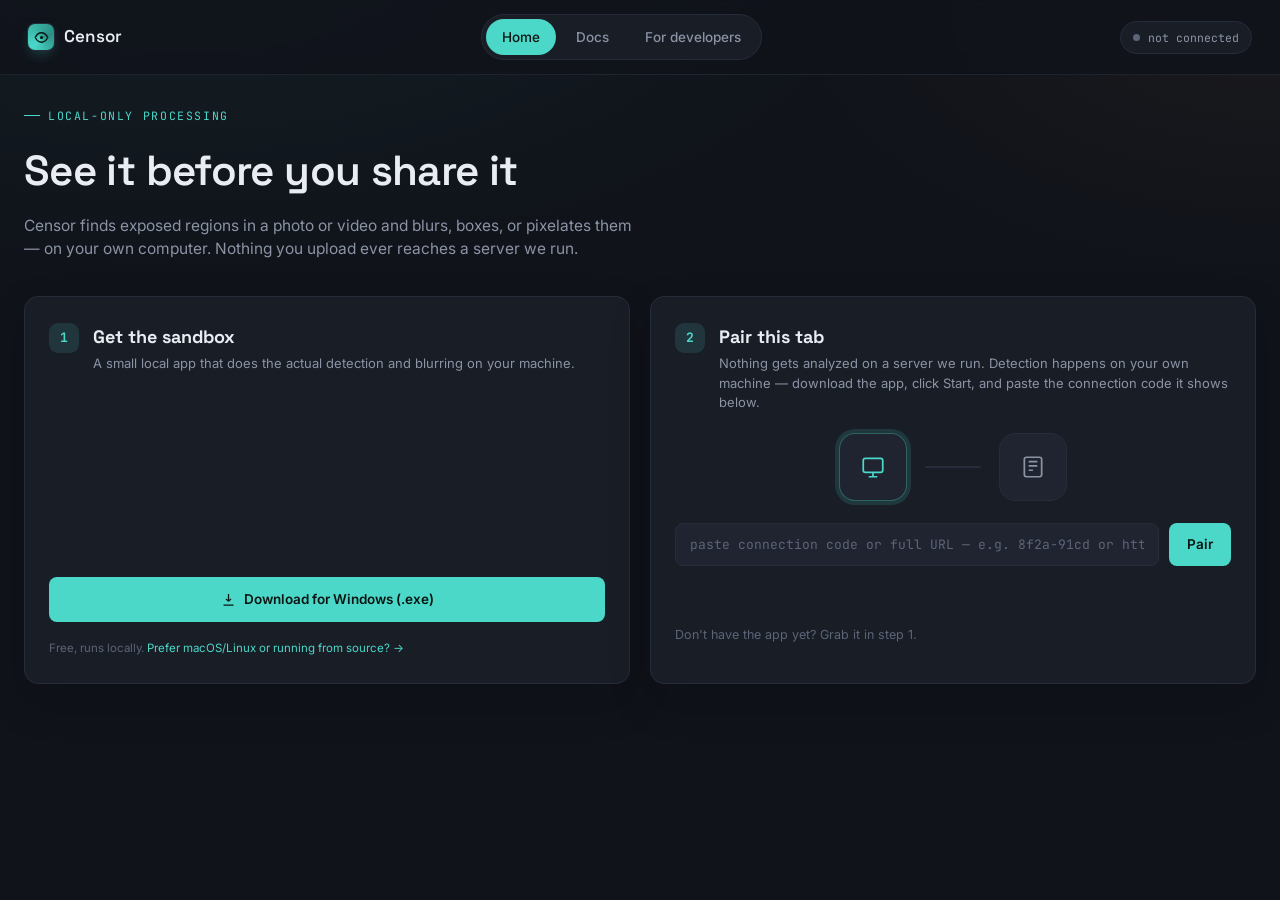
<file: index.html>
<!DOCTYPE html>
<html lang="en">
<head>
<meta charset="UTF-8" />
<meta name="viewport" content="width=device-width, initial-scale=1" />
<title>Censor — see it before you share it</title>
<meta name="description" content="Detect and blur explicit regions in photos and video, entirely on your own machine. No server storage, no account, nothing uploaded." />
<meta name="theme-color" content="#10131a" />

<meta property="og:type" content="website" />
<meta property="og:title" content="Censor — see it before you share it" />
<meta property="og:description" content="Detect and blur explicit regions in photos and video, entirely on your own machine. Nothing is uploaded to a server." />
<meta property="og:image" content="https://itsmarwan.github.io/censor/assets/og-image.png" />
<meta property="og:image:width" content="1200" />
<meta property="og:image:height" content="630" />
<meta property="og:url" content="https://itsmarwan.github.io/censor/" />
<meta property="og:site_name" content="Censor" />
<meta name="twitter:card" content="summary_large_image" />
<meta name="twitter:title" content="Censor — see it before you share it" />
<meta name="twitter:description" content="Detect and blur explicit regions in photos and video, entirely on your own machine." />
<meta name="twitter:image" content="https://itsmarwan.github.io/censor/assets/og-image.png" />
<link rel="icon" href="assets/brand-mark.svg" type="image/svg+xml" />
<link rel="alternate icon" href="favicon.ico" />
<link rel="apple-touch-icon" href="assets/brand-mark.svg" />
<link rel="manifest" href="manifest.webmanifest" />

<link rel="preconnect" href="https://fonts.googleapis.com">
<link href="https://fonts.googleapis.com/css2?family=Space+Grotesk:wght@500;600;700&family=Inter:wght@400;500;600&family=JetBrains+Mono:wght@400;500;600&display=swap" rel="stylesheet">
<link rel="stylesheet" href="styles.css" />
</head>
<body>

<nav class="navbar">
  <a href="#/" class="brand" data-route-link data-route="/">
    <span class="brand-mark">
      <svg viewBox="0 0 24 24" fill="none" stroke="#0a1512" stroke-width="2.1">
        <path d="M2 12c2.6-5.2 6.2-7.6 10-7.6s7.4 2.4 10 7.6c-2.6 5.2-6.2 7.6-10 7.6S4.6 17.2 2 12Z"/>
        <circle cx="12" cy="12" r="2.5" fill="#0a1512" stroke="none"/>
      </svg>
    </span>
    Censor
  </a>
  <div class="nav-links" id="navLinks">
    <a href="#/" data-route="/">Home</a>
    <a href="#/docs" data-route="/docs">Docs</a>
    <a href="#/integration" data-route="/integration">For developers</a>
  </div>
  <div class="nav-status" id="navStatus">
    <span class="status-dot"></span>
    <span id="navStatusText">not connected</span>
  </div>
</nav>

<div class="shell">

  <section class="view" id="view-home" data-view="/">

    <div id="gate" class="onboarding">

      <div class="eyebrow">local-only processing</div>
      <h1 class="page-title">See it before you share it</h1>
      <p class="page-sub">Censor finds exposed regions in a photo or video and blurs, boxes, or pixelates them — on your own computer. Nothing you upload ever reaches a server we run.</p>

      <div class="steps-row">

        <div class="panel step-card">
          <div class="step-card-head">
            <span class="step-num">1</span>
            <div>
              <h2>Get the sandbox</h2>
              <p>A small local app that does the actual detection and blurring on your machine.</p>
            </div>
          </div>

          <div id="downloadIdle" class="download-block">
            <a id="downloadAppBtn" class="btn btn-accent btn-block" href="downloads/CensorSandbox-Setup.exe" download>
              <svg width="15" height="15" viewBox="0 0 24 24" fill="none" stroke="currentColor" stroke-width="2"><path d="M12 3v12m0 0 4-4m-4 4-4-4M4 21h16"/></svg>
              <span>Download for Windows (.exe)</span>
            </a>
            <p class="step-fine">Free, runs locally. <a href="#/integration" data-route-link data-route="/integration">Prefer macOS/Linux or running from source? →</a></p>
          </div>

          <div id="downloadPreparing" class="download-block" style="display:none">
            <div class="btn btn-ghost btn-block" style="cursor:default">
              <span class="spinner" aria-hidden="true"></span>
              <span>Preparing your download…</span>
            </div>
          </div>

          <div id="downloadDone" class="download-block" style="display:none">
            <div class="download-confirm">
              <svg width="17" height="17" viewBox="0 0 24 24" fill="none" stroke="currentColor" stroke-width="2.2"><path d="M4 12.5 9.5 18 20 6"/></svg>
              <div>
                <strong>CensorSandbox-Setup.exe</strong> is downloading
                <div class="step-fine">Open it once it finishes — Windows may show an "unknown publisher" warning, that's expected for a new app; click "More info → Run anyway."</div>
              </div>
            </div>
          </div>
        </div>

        <div class="panel step-card">
          <div class="step-card-head">
            <span class="step-num">2</span>
            <div>
              <h2 id="gateTitle">Pair this tab</h2>
              <p id="gateSub">Nothing gets analyzed on a server we run. Detection happens on your own machine — download the app, click Start, and paste the connection code it shows below.</p>
            </div>
          </div>

          <div class="pairing">
            <div class="pair-node linked" id="nodeBrowser">
              <svg viewBox="0 0 24 24" fill="none" stroke="currentColor" stroke-width="1.6"><rect x="3" y="4" width="18" height="13" rx="2"/><path d="M8 21h8M12 17v4"/></svg>
            </div>
            <div class="pair-link" id="pairLink"></div>
            <div class="pair-node" id="nodeSandbox">
              <svg viewBox="0 0 24 24" fill="none" stroke="currentColor" stroke-width="1.6"><rect x="4" y="3" width="16" height="18" rx="2"/><path d="M8 7h8M8 11h8M8 15h4"/></svg>
            </div>
          </div>

          <form class="connect-form" id="connectForm">
            <input type="text" id="connectInput" placeholder="paste connection code or full URL — e.g. 8f2a-91cd or https://…" autocomplete="off" spellcheck="false" />
            <button type="submit" class="btn btn-accent" id="connectBtn">Pair</button>
          </form>
          <div class="gate-error" id="gateError"></div>
          <p class="gate-hint" id="gateHint">Don't have the app yet? Grab it in step 1.</p>
        </div>
      </div>

      <div class="panel walkthrough" id="walkthroughPanel" style="display:none">
        <div class="panel-head">What you'll see when you open it</div>
        <div class="panel-body walkthrough-body">
          <div class="walkthrough-art" aria-hidden="true">
            <svg viewBox="0 0 380 300" xmlns="http://www.w3.org/2000/svg">
              <rect x="1" y="1" width="378" height="298" rx="14" fill="#191d26" stroke="#262c3a"/>
              <rect x="1" y="1" width="378" height="34" rx="14" fill="#1f2430"/>
              <circle cx="20" cy="18" r="5" fill="#4bd8c9"/>
              <text x="34" y="22" font-family="JetBrains Mono, monospace" font-size="11" fill="#8b93a5">Censor Sandbox</text>
              <circle cx="352" cy="18" r="5" fill="#262c3a"/>

              <rect x="24" y="52" width="332" height="46" rx="10" fill="#1f2430"/>
              <circle cx="46" cy="75" r="6" fill="#4bd8c9"/>
              <text x="62" y="72" font-family="Inter, sans-serif" font-size="12" font-weight="600" fill="#e9ecf2">Sandbox ready</text>
              <text x="62" y="87" font-family="Inter, sans-serif" font-size="10.5" fill="#8b93a5">Detector running on this machine</text>

              <text x="24" y="120" font-family="JetBrains Mono, monospace" font-size="9.5" letter-spacing="1" fill="#5c6478">YOUR PAIRING CODE</text>
              <rect x="24" y="128" width="332" height="42" rx="10" fill="#10131a" stroke="#262c3a"/>
              <text x="40" y="154" font-family="JetBrains Mono, monospace" font-size="15" fill="#4bd8c9">8f2a-91cd-3e07</text>

              <rect x="24" y="182" width="160" height="34" rx="8" fill="#4bd8c9"/>
              <text x="60" y="203" font-family="Inter, sans-serif" font-size="11.5" font-weight="700" fill="#0a1512">Copy code</text>
              <rect x="196" y="182" width="160" height="34" rx="8" fill="#262c3a"/>
              <text x="222" y="203" font-family="Inter, sans-serif" font-size="11.5" font-weight="600" fill="#e9ecf2">Open pairing page</text>

              <text x="24" y="250" font-family="Inter, sans-serif" font-size="10.5" fill="#5c6478">Leave this window open while you use the site.</text>
              <text x="24" y="266" font-family="Inter, sans-serif" font-size="10.5" fill="#5c6478">Closing it disconnects your sandbox immediately.</text>

              <rect x="24" y="128" width="332" height="42" fill="#4bd8c9" opacity="0.08"/>
            </svg>
          </div>
          <ol class="step-list walkthrough-steps">
            <li><strong>Open the app</strong> you downloaded and click <strong>Start sandbox</strong>.</li>
            <li>Wait a few seconds while it boots the local detector — a progress bar shows this.</li>
            <li>It shows a <strong>pairing code</strong>, like the box on the left. Click <strong>Copy code</strong>.</li>
            <li>Come back here and paste it into <strong>step 2</strong> above, then click <strong>Pair</strong>.</li>
          </ol>
        </div>
      </div>
    </div>

    <div id="app" style="display:none">
      <div class="eyebrow">sandbox paired · <span id="connectedTo" style="color:var(--muted)"></span></div>
      <h1 class="page-title">Analyze &amp; censor</h1>
      <p class="page-sub">Drop an image for instant region detection, or queue mp4s — each video processes independently on your sandbox.</p>

      <div class="app-grid">

        <div class="left-stack">
          <div class="panel">
            <div class="panel-head">Censor options</div>
            <div class="panel-body" style="display:flex; flex-direction:column; gap:16px;">
              <div>
                <div class="field-label">Style</div>
                <div class="swatch-row" id="styleSwatches">
                  <label class="swatch">
                    <input type="radio" name="style" value="blur" checked />
                    <span class="swatch-preview swatch-blur"></span>
                    <span class="swatch-label">Gentle blur</span>
                  </label>
                  <label class="swatch">
                    <input type="radio" name="style" value="soft-blur" />
                    <span class="swatch-preview swatch-soft-blur"></span>
                    <span class="swatch-label">Soft blur</span>
                  </label>
                  <label class="swatch">
                    <input type="radio" name="style" value="pixelate" />
                    <span class="swatch-preview swatch-pixelate"></span>
                    <span class="swatch-label">Pixelate</span>
                  </label>
                  <label class="swatch">
                    <input type="radio" name="style" value="frosted" />
                    <span class="swatch-preview swatch-frosted"></span>
                    <span class="swatch-label">Frosted</span>
                  </label>
                  <label class="swatch">
                    <input type="radio" name="style" value="smudge" />
                    <span class="swatch-preview swatch-smudge"></span>
                    <span class="swatch-label">Smudge</span>
                  </label>
                  <label class="swatch">
                    <input type="radio" name="style" value="cover" />
                    <span class="swatch-preview swatch-cover"></span>
                    <span class="swatch-label">Cover</span>
                  </label>
                  <label class="swatch">
                    <input type="radio" name="style" value="box" />
                    <span class="swatch-preview swatch-box"></span>
                    <span class="swatch-label">Black box</span>
                  </label>
                  <label class="swatch">
                    <input type="radio" name="style" value="outline" />
                    <span class="swatch-preview swatch-outline"></span>
                    <span class="swatch-label">Outline</span>
                  </label>
                  <label class="swatch">
                    <input type="radio" name="style" value="solid" />
                    <span class="swatch-preview swatch-solid" id="solidSwatchPreview"></span>
                    <span class="swatch-label">Solid color</span>
                  </label>
                  <label class="swatch">
                    <input type="radio" name="style" value="glitch" />
                    <span class="swatch-preview swatch-glitch"></span>
                    <span class="swatch-label">Glitch</span>
                  </label>
                  <label class="swatch">
                    <input type="radio" name="style" value="rainbow" />
                    <span class="swatch-preview swatch-rainbow"></span>
                    <span class="swatch-label">Rainbow</span>
                  </label>
                  <label class="swatch">
                    <input type="radio" name="style" value="dots" />
                    <span class="swatch-preview swatch-dots"></span>
                    <span class="swatch-label">Dot grid</span>
                  </label>
                  <label class="swatch">
                    <input type="radio" name="style" value="scanline" />
                    <span class="swatch-preview swatch-scanline"></span>
                    <span class="swatch-label">Scanlines</span>
                  </label>
                  <label class="swatch">
                    <input type="radio" name="style" value="negative" />
                    <span class="swatch-preview swatch-negative"></span>
                    <span class="swatch-label">Negative</span>
                  </label>
                  <label class="swatch">
                    <input type="radio" name="style" value="emboss" />
                    <span class="swatch-preview swatch-emboss"></span>
                    <span class="swatch-label">Emboss</span>
                  </label>
                </div>
                <div id="solidColorWrap" style="display:none; margin-top:10px; align-items:center; gap:10px;">
                  <input type="color" id="solidColorInput" value="#0a0a0a" />
                  <span class="step-fine" style="margin:0">Fill color for solid, cover, and smudge styles</span>
                </div>
              </div>
              <div>
                <div class="field-label">Regions</div>
                <div class="opt-row" style="flex-direction:column; gap:10px;">
                  <label class="chip"><input type="checkbox" id="censorGenitals" checked /> Genitalia / anus</label>
                  <label class="chip"><input type="checkbox" id="censorBreasts" checked /> Breasts</label>
                  <label class="chip"><input type="checkbox" id="censorButtocks" /> Buttocks</label>
                  <label class="chip"><input type="checkbox" id="censorFeet" /> Feet</label>
                  <label class="chip"><input type="checkbox" id="censorFace" /> Face</label>
                  <label class="chip"><input type="checkbox" id="censorBelly" /> Belly</label>
                  <label class="chip"><input type="checkbox" id="censorArmpits" /> Armpits</label>
                </div>
              </div>

              <div id="samplingWrap" style="display:none; border-top:1px solid var(--border); padding-top:14px;">
                <div style="display:flex; justify-content:space-between; margin-bottom:6px;">
                  <span class="field-label" style="margin:0">Detection sample rate</span>
                  <span id="sampleValueLabel" style="font-family:var(--font-mono); font-size:11px; color:var(--accent)">every 5 frames</span>
                </div>
                <input type="range" id="sampleEvery" min="1" max="30" value="5" style="width:100%; accent-color:var(--accent)">
              </div>

              <label class="chip" id="showAllWrap" style="border-top:1px solid var(--border); padding-top:14px;">
                <input type="checkbox" id="showAllToggle" /> Show all detected boxes (debug)
              </label>
            </div>
          </div>
        </div>

        <div class="panel preview-panel" id="previewPanel">
          <button id="focusBackBtn" class="btn btn-ghost" style="display:none; position:absolute; top:14px; left:14px; z-index:10;">← Back</button>
          <div class="preview-toolbar">
            <button id="downloadResultBtn" class="btn btn-ghost" title="Download censored image" style="padding:9px;" disabled>
              <svg width="15" height="15" viewBox="0 0 24 24" fill="none" stroke="currentColor" stroke-width="2"><path d="M12 3v12m0 0 4-4m-4 4-4-4M4 21h16"/></svg>
            </button>
            <button id="saveResultBtn" class="btn btn-ghost" title="Save image/video" style="padding:9px;" disabled>
              <svg width="15" height="15" viewBox="0 0 24 24" fill="none" stroke="currentColor" stroke-width="2"><path d="M21 15v4a2 2 0 0 1-2 2H5a2 2 0 0 1-2-2v-4"/><polyline points="7 10 12 5 17 10"/><line x1="12" y1="5" x2="12" y2="19"/></svg>
            </button>
            <button id="copyResultBtn" class="btn btn-ghost" title="Copy censored image" style="padding:9px;" disabled>
              <svg width="15" height="15" viewBox="0 0 24 24" fill="none" stroke="currentColor" stroke-width="2"><rect x="9" y="9" width="12" height="12" rx="2"/><path d="M5 15V5a2 2 0 0 1 2-2h10"/></svg>
            </button>
            <button id="focusBtn" class="btn btn-ghost" title="Expand in-page" style="padding:9px;">
              <svg width="15" height="15" viewBox="0 0 24 24" fill="none" stroke="currentColor" stroke-width="2"><path d="M8 3H5a2 2 0 0 0-2 2v3M16 3h3a2 2 0 0 1 2 2v3M8 21H5a2 2 0 0 1-2-2v-3M16 21h3a2 2 0 0 0 2-2v-3"/></svg>
            </button>
            <button id="fullscreenBtn" class="btn btn-ghost" title="Fullscreen" style="padding:9px;">
              <svg width="15" height="15" viewBox="0 0 24 24" fill="none" stroke="currentColor" stroke-width="2"><path d="M3 8V5a2 2 0 0 1 2-2h3M21 8V5a2 2 0 0 0-2-2h-3M3 16v3a2 2 0 0 0 2 2h3M21 16v3a2 2 0 0 1-2 2h-3"/></svg>
            </button>
          </div>

          <div class="preview-surface" id="previewSurface">
            <div class="preview-empty" id="canvasPlaceholder">
              <div class="preview-empty-icon">
                <svg viewBox="0 0 24 24" fill="none" stroke="currentColor" stroke-width="1.4"><rect x="3" y="3" width="18" height="18" rx="2"/><circle cx="9" cy="9" r="2"/><path d="m21 15-5-5L5 21"/></svg>
              </div>
              <div class="preview-empty-title">Drop an image here</div>
              <div class="preview-empty-copy">Drag from your desktop or click to browse. Videos also work here.</div>
              <button type="button" class="btn btn-accent preview-browse-btn" id="previewBrowseBtn">Choose file</button>
            </div>
            <div class="preview-canvas-wrap" style="display:none" id="canvasWrap"><canvas id="canvas"></canvas></div>
            <div class="preview-video-wrap" style="display:none" id="videoWrap">
              <div id="previewVideoLabel" class="preview-video-label"></div>
              <video id="previewVideo" controls></video>
            </div>
          </div>
        </div>

        <div class="right-stack">
          <div class="panel">
            <div class="panel-body">
              <div class="section-heading">
                <div>
                  <div class="field-label">Upload</div>
                  <div class="section-title">Start with an image or video</div>
                </div>
                <span class="status-pill">drag &amp; drop</span>
              </div>

              <input type="file" id="fileInput" accept="image/*,video/mp4" multiple class="hidden" style="display:none" />

              <label class="chip pre-blur-chip">
                <input type="checkbox" id="preBlurToggle" checked />
                <span>Blur photo until it's been scanned</span>
              </label>

              <button id="analyzeBtn" class="btn btn-accent btn-block" style="margin-top:14px" disabled>
                <svg width="15" height="15" viewBox="0 0 24 24" fill="none" stroke="currentColor" stroke-width="2"><circle cx="12" cy="12" r="9"/><circle cx="12" cy="12" r="2.5"/></svg>
                <span id="analyzeLabel">Analyze &amp; censor</span>
              </button>
              <button id="resetBtn" class="btn btn-ghost btn-block" style="margin-top:8px">Reset</button>
              <div class="status-line" id="statusMsg"></div>
            </div>
          </div>

          <div class="panel video-queue-panel" id="videoQueuePanel" style="display:block;">
          <div class="panel-head" style="display:flex; align-items:center; gap:10px;">
            <div style="font-weight:600;">Video</div>
            <div class="muted-tag">sandbox caps GPU work — extras queue automatically</div>
            <div style="margin-left:auto; display:flex; gap:8px; align-items:center;">
              <button id="toggleQueueBtn" class="btn btn-ghost" title="Collapse queue" style="padding:8px;">▾</button>
            </div>
          </div>
          <div class="panel-body" id="videoQueueBody" style="display:flex; flex-direction:column; gap:12px;">
            <div class="queue-tabs" style="display:flex; gap:8px;">
              <button id="tabQueueBtn" class="btn btn-ghost" style="padding:8px;">Queue</button>
              <button id="tabSavedBtn" class="btn btn-ghost" style="padding:8px;">Saved</button>
            </div>
            <div id="videoQueueList" style="display:grid; grid-template-columns:1fr; gap:10px;"></div>
            <div id="savedList" style="display:none; grid-template-columns:1fr; gap:10px;"></div>
          </div>
        </div>

        <div class="panel" id="logCard">
          <div class="panel-head" style="display:flex; align-items:center; gap:8px;">
            <div style="font-weight:600">Detection coordinates</div>
            <div class="muted-tag" id="logCount"></div>
            <button id="toggleAdvancedBtn" class="btn btn-ghost" style="margin-left:auto; padding:8px">Advanced</button>
          </div>
          <div id="logCardBody" class="panel-body" style="display:none; max-height:320px; overflow-y:auto;">
            <div id="logEmpty" style="text-align:center; color:var(--muted-2); font-size:13px; padding:30px 0;">
              No regions detected yet. Drop an image in the preview and run analysis.
            </div>
            <div id="logList" style="display:none"></div>
          </div>
        </div>
      </div>
    </div>
  </section>

  <section class="view" id="view-docs" data-view="/docs">
    <div class="eyebrow">reference</div>
    <h1 class="page-title">Docs</h1>
    <p class="page-sub">How pairing works, what gets detected, how to embed the detector in your own project, and every option in the UI.</p>

    <div class="docs-grid">
      <div class="docs-nav" id="docsNav">
        <a href="#doc-model" data-target="doc-model">Detection model</a>
        <a href="#doc-pairing" data-target="doc-pairing">Pairing &amp; codes</a>
        <a href="#doc-images" data-target="doc-images">Images</a>
        <a href="#doc-video" data-target="doc-video">Video queue</a>
        <a href="#doc-effects" data-target="doc-effects">Censor styles</a>
        <a href="#doc-integrate" data-target="doc-integrate">Integrate NudeNet</a>
        <a href="#doc-privacy" data-target="doc-privacy">Privacy model</a>
      </div>
      <div>
        <div class="doc-section" id="doc-model">
          <h3>What the detector sees</h3>
          <p>The sandbox runs NudeNet, an object detector that returns bounding boxes for specific
            body regions — not a single whole-image score. That's what lets the UI censor only the
            regions you've selected instead of blacking out the whole frame.</p>
          <div class="callout">NudeNet only has classes for human body regions (genitalia, breasts,
            buttocks, feet, face, belly, armpits). There are no classes for anything else, so there's
            nothing for the app to detect outside that list.</div>
        </div>
        <div class="doc-section" id="doc-pairing">
          <h3>Pairing &amp; connection codes</h3>
          <p>The sandbox app starts a detector process on your machine, then opens a tunnel so this
            page can reach it, and shows a short code. Entering that code (or the full URL it also
            shows) on the Home tab is the only way this site ever learns where your sandbox lives —
            nothing is registered or stored anywhere else.</p>
          <p>Codes are single-session: closing the app, or restarting it, invalidates the old one.
            The address bar can also carry a code directly, as
            <code style="font-family:var(--font-mono); color:var(--accent)">/u/&lt;code&gt;</code> — useful
            for re-opening a tab without retyping it, not for sharing your sandbox with anyone else.</p>
        </div>
        <div class="doc-section" id="doc-images">
          <h3>Images</h3>
          <p>Upload one image at a time. Before it's sent, the browser scales large photos down to a
            reasonable size for detection — this keeps the analysis fast even over a tunnel connection
            with limited bandwidth. Boxes come back in that scaled space and are mapped back onto the
            full-resolution image, so what you see (and download) is never downscaled.</p>
          <p>Everything after detection — blur radius, style, which regions are active — is redrawn
            instantly in the browser with no further round trip. Use the toolbar above the preview to
            download or copy the finished image.</p>
        </div>
        <div class="doc-section" id="doc-video">
          <h3>Video queue</h3>
          <p>Each mp4 becomes its own job with its own progress bar and runs independently, so queuing a
            second video doesn't block the first. The sandbox samples every N frames (you're asked per
            video), runs detection only on those, and interpolates boxes for the frames in between so the
            censor doesn't flicker. Frames are streamed straight into the video encoder instead of being
            written to disk one at a time, which is what keeps longer videos from crawling. The sandbox
            caps how many videos run detection at once — extras wait their turn automatically, decoding
            and encoding still happen in parallel.</p>
        </div>
        <div class="doc-section" id="doc-effects">
          <h3>Censor styles</h3>
          <p>Choose from a huge palette of censor effects, from blur and pixelation to outlines, glitch, rainbow overlays, dot grids, scanlines, negative inversion, and embossed fills.</p>
          <ul>
            <li><strong>Gaussian blur</strong> — smooths the region; strength scales with box size.</li>
            <li><strong>Pixelate</strong> — mosaics the region into large flat blocks.</li>
            <li><strong>Frosted glass</strong> — a heavier blur plus a translucent wash, so shape reads but detail doesn't.</li>
            <li><strong>Glitch</strong> — fractured color slices for an aggressive digital censor effect.</li>
            <li><strong>Rainbow</strong> — bold gradient tint over the region, blended with the original image.</li>
            <li><strong>Dot grid</strong> — dense dotted coverage for a stylized censor look.</li>
            <li><strong>Scanlines</strong> — horizontal bands plus overlay, like old-school video distortion.</li>
            <li><strong>Negative</strong> — inverts region colors for a striking, high-contrast treatment.</li>
            <li><strong>Emboss</strong> — edge-driven fill with dark/light depth for a graphic, sculpted block.</li>
            <li><strong>Black box / solid</strong> — opaque coverage when you want maximum privacy.</li>
          </ul>
        </div>
        <div class="doc-section" id="doc-integrate">
          <h3>Integrate NudeNet in your own project</h3>
          <p>The sandbox's detection logic is just the open-source <code style="font-family:var(--font-mono); color:var(--accent)">nudenet</code>
            Python package — there's no proprietary model or API here. If you're building your own tool,
            you can call it directly:</p>
          <pre class="code-block"><span class="c-muted"># pip install nudenet opencv-python</span>
<span class="c-accent">from</span> nudenet <span class="c-accent">import</span> NudeDetector
<span class="c-accent">import</span> cv2

detector = NudeDetector()
image = cv2.imread(<span class="c-accent">"photo.jpg"</span>)

results = detector.detect(image)
<span class="c-accent">for</span> r <span class="c-accent">in</span> results:
    <span class="c-muted"># r == {"class": "FEMALE_BREAST_EXPOSED", "score": 0.87, "box": [x, y, w, h]}</span>
    <span class="c-accent">print</span>(r[<span class="c-accent">"class"</span>], r[<span class="c-accent">"score"</span>], r[<span class="c-accent">"box"</span>])</pre>
          <p>A few things worth knowing before you build on it:</p>
          <ul>
            <li><strong>Classes.</strong> The full label set is
              <code style="font-family:var(--font-mono)">FEMALE_GENITALIA_EXPOSED</code>,
              <code style="font-family:var(--font-mono)">MALE_GENITALIA_EXPOSED</code>,
              <code style="font-family:var(--font-mono)">ANUS_EXPOSED</code>,
              <code style="font-family:var(--font-mono)">FEMALE_BREAST_EXPOSED</code>,
              <code style="font-family:var(--font-mono)">MALE_BREAST_EXPOSED</code>,
              <code style="font-family:var(--font-mono)">BUTTOCKS_EXPOSED</code>,
              <code style="font-family:var(--font-mono)">FEET_EXPOSED</code>,
              <code style="font-family:var(--font-mono)">BELLY_EXPOSED</code>,
              <code style="font-family:var(--font-mono)">ARMPITS_EXPOSED</code>,
              <code style="font-family:var(--font-mono)">FACE_FEMALE</code>,
              <code style="font-family:var(--font-mono)">FACE_MALE</code>. Some versions also return matching
              "_COVERED" classes for clothed regions — filter on score and class
              the same way <code style="font-family:var(--font-mono)">app.py</code> does.</li>
            <li><strong>Thresholding.</strong> Drop anything under roughly <code style="font-family:var(--font-mono)">0.25</code> score
              to cut false positives; raise it if you'd rather miss borderline detections than flag clean ones.</li>
            <li><strong>Batching.</strong> For many frames/images, <code style="font-family:var(--font-mono)">detector.detect_batch(list_of_frames)</code>
              is far faster than calling <code style="font-family:var(--font-mono)">detect()</code> in a loop.</li>
            <li><strong>GPU.</strong> NudeNet runs on <code style="font-family:var(--font-mono)">onnxruntime</code> under the hood — install
              <code style="font-family:var(--font-mono)">onnxruntime-gpu</code> instead of the CPU package and it picks up CUDA automatically if a
              compatible GPU/driver is present.</li>
            <li><strong>Reference implementation.</strong> <code style="font-family:var(--font-mono)">app.py</code> in this repo is a complete
              Flask wrapper around the same calls, including video sampling/interpolation — copy from it freely.</li>
          </ul>
        </div>
        <div class="doc-section" id="doc-privacy">
          <h3>Privacy model</h3>
          <p>Detection and censoring both happen on your machine. This page only ever talks to the address
            behind your connection code — it has no separate backend of its own and keeps no copy of
            anything you upload.</p>
        </div>
      </div>
    </div>
  </section>

  <section class="view" id="view-integration" data-view="/integration">
    <div class="eyebrow">for developers</div>
    <h1 class="page-title">Run it from source</h1>
    <p class="page-sub">Most people should just grab the app from the home page. This page is for macOS/Linux, or anyone who'd rather run the Python directly.</p>

    <ol class="step-list">
      <li><strong>Install the sandbox.</strong> Requires Python 3.9+ and ffmpeg on your PATH.
        <pre class="code-block" style="margin-top:10px"><span class="c-muted"># from the toolkit folder</span>
pip install -r requirements.txt</pre>
      </li>
      <li><strong>Start it.</strong> This opens a small window, boots the local detector, and opens a tunnel to it.
        <pre class="code-block" style="margin-top:10px">python connect_launcher.py</pre>
      </li>
      <li><strong>Click Start sandbox</strong> in the window that opens. Nothing runs or is exposed until you do.</li>
      <li><strong>Copy the pairing code</strong> it shows once ready, and paste it on the <a href="#/" data-route-link data-route="/">Home</a> tab.</li>
    </ol>

    <div class="callout warn" style="margin-top:8px">
      <strong>About the masked URL:</strong> the <code style="font-family:var(--font-mono)">/u/&lt;code&gt;</code>
      link is a cosmetic address for this static site — it decodes to your sandbox's real tunnel
      address entirely in your own browser. It isn't a hidden relay server run by us; nobody but you
      and whoever you hand the code to can use it, and the tunnel only lives as long as the app
      is running.
    </div>

    <div class="doc-section" style="margin-top:44px">
      <h3>Running fully local (no tunnel)</h3>
      <p>If the browser and the sandbox are on the same machine, you don't need a tunnel at all —
        choose <strong>Local only</strong> in the app window, set <code style="font-family:var(--font-mono)">"local": true</code>
        in <code style="font-family:var(--font-mono)">config.json</code>, and pair with
        <code style="font-family:var(--font-mono)">127.0.0.1:5000</code> directly. This is also the fastest option
        since there's no tunnel latency at all.</p>
    </div>

    <div class="doc-section" style="margin-top:44px">
      <h3>Files in the toolkit</h3>
      <p><code style="font-family:var(--font-mono); color:var(--accent)">app.py</code> — the Flask
        detector (NudeNet), image + video endpoints.</p>
      <p><code style="font-family:var(--font-mono); color:var(--accent)">connect_launcher.py</code> —
        the desktop app: starts <code style="font-family:var(--font-mono)">app.py</code>, opens the
        tunnel, shows your pairing code. This is also the source packaged into the .exe on the home page.</p>
      <p><code style="font-family:var(--font-mono); color:var(--accent)">requirements.txt</code> —
        everything <code style="font-family:var(--font-mono)">pip install -r</code> needs.</p>
      <p>See <code style="font-family:var(--font-mono); color:var(--accent)">README.md</code> for how the
        packaged <code style="font-family:var(--font-mono)">.exe</code> itself is built.</p>
    </div>
  </section>

</div>

<div id="frameModalOverlay" class="modal-overlay" style="display:none">
  <div class="modal-card" role="dialog" aria-modal="true" aria-labelledby="frameModalTitle">
    <div class="modal-icon">
      <svg width="20" height="20" viewBox="0 0 24 24" fill="none" xmlns="http://www.w3.org/2000/svg">
        <rect x="3" y="4" width="18" height="14" rx="2.5" stroke="currentColor" stroke-width="1.6"/>
        <path d="M3 9h18" stroke="currentColor" stroke-width="1.6"/>
        <circle cx="8" cy="6.5" r="0.9" fill="currentColor"/>
      </svg>
    </div>
    <h3 id="frameModalTitle">Detection rate</h3>
    <p class="modal-sub" id="frameModalFileName">Run detection every how many frames?</p>
    <p class="modal-hint">1 = every frame — most accurate, slowest. Higher = faster, interpolates between samples.</p>
    <div class="modal-field">
      <button type="button" class="stepper-btn" id="frameStepDown" aria-label="Decrease">−</button>
      <input type="number" id="frameModalInput" min="1" step="1" value="5" inputmode="numeric" />
      <button type="button" class="stepper-btn" id="frameStepUp" aria-label="Increase">+</button>
    </div>
    <div class="modal-presets" id="frameModalPresets">
      <button type="button" class="preset-chip" data-val="1">1 · Most accurate</button>
      <button type="button" class="preset-chip" data-val="5">5 · Balanced</button>
      <button type="button" class="preset-chip" data-val="10">10 · Fastest</button>
    </div>
    <div class="modal-actions">
      <button type="button" class="btn btn-ghost" id="frameModalCancel">Cancel</button>
      <button type="button" class="btn btn-accent" id="frameModalConfirm">Start scan</button>
    </div>
  </div>
</div>

<script src="app.js"></script>
</body>
</html>
</file>
<file: styles.css>
:root {
  --bg: #10131a;
  --bg-grid: #151a22;
  --panel: #191d26;
  --panel-2: #1f2430;
  --border: #262c3a;
  --border-soft: #1e2330;
  --text: #e9ecf2;
  --muted: #8b93a5;
  --muted-2: #5c6478;
  --accent: #4bd8c9;
  --accent-dim: rgba(75, 216, 201, 0.14);
  --accent-line: rgba(75, 216, 201, 0.35);
  --warn: #f0a857;
  --warn-dim: rgba(240, 168, 87, 0.14);
  --danger: #ef5d6f;
  --danger-dim: rgba(239, 93, 111, 0.14);

  --font-display: "Space Grotesk", sans-serif;
  --font-body: "Inter", sans-serif;
  --font-mono: "JetBrains Mono", monospace;

  --radius: 14px;
  --radius-sm: 8px;
}

* { box-sizing: border-box; }
html { scroll-behavior: smooth; }

body {
  margin: 0;
  background:
    radial-gradient(1200px 600px at 15% -10%, rgba(75,216,201,0.07), transparent 60%),
    radial-gradient(900px 500px at 100% 0%, rgba(240,168,87,0.05), transparent 55%),
    var(--bg);
  color: var(--text);
  font-family: var(--font-body);
  line-height: 1.5;
  min-height: 100vh;
}

a { color: inherit; }

:focus-visible {
  outline: 2px solid var(--accent);
  outline-offset: 2px;
  border-radius: 4px;
}

@media (prefers-reduced-motion: reduce) {
  *, *::before, *::after { animation-duration: 0.001ms !important; transition-duration: 0.001ms !important; }
}

.navbar {
  position: sticky;
  top: 0;
  z-index: 40;
  display: flex;
  align-items: center;
  justify-content: space-between;
  padding: 14px 28px;
  background: rgba(16, 19, 26, 0.82);
  backdrop-filter: blur(10px);
  border-bottom: 1px solid var(--border-soft);
}

.brand {
  display: flex;
  align-items: center;
  gap: 10px;
  font-family: var(--font-display);
  font-weight: 600;
  font-size: 17px;
  letter-spacing: 0.01em;
  text-decoration: none;
}

.brand-mark {
  width: 26px;
  height: 26px;
  border-radius: 7px;
  background: conic-gradient(from 220deg, var(--accent), #2a8f84 60%, var(--accent));
  display: grid;
  place-items: center;
  box-shadow: 0 0 0 1px var(--border), 0 6px 16px -6px rgba(75,216,201,0.55);
}
.brand-mark svg { width: 15px; height: 15px; }

.nav-links {
  display: flex;
  gap: 4px;
  padding: 4px;
  background: var(--panel);
  border: 1px solid var(--border);
  border-radius: 999px;
}

.nav-links a {
  text-decoration: none;
  font-size: 13.5px;
  font-weight: 500;
  color: var(--muted);
  padding: 8px 16px;
  border-radius: 999px;
  transition: color 0.15s ease, background 0.15s ease;
}
.nav-links a:hover { color: var(--text); }
.nav-links a.active {
  color: #0d1410;
  background: var(--accent);
}

.nav-status {
  display: flex;
  align-items: center;
  gap: 8px;
  font-family: var(--font-mono);
  font-size: 11.5px;
  color: var(--muted);
  padding: 7px 12px;
  border: 1px solid var(--border);
  border-radius: 999px;
  background: var(--panel);
}
.status-dot { width: 7px; height: 7px; border-radius: 50%; background: var(--muted-2); flex: none; }
.nav-status.live .status-dot { background: var(--accent); box-shadow: 0 0 0 3px var(--accent-dim); animation: pulse 1.8s ease-in-out infinite; }
.nav-status.live { color: var(--accent); border-color: var(--accent-line); }
@keyframes pulse { 0%,100% { box-shadow: 0 0 0 2px var(--accent-dim);} 50% { box-shadow: 0 0 0 5px transparent; } }

.shell { width: 100%; max-width: none; margin: 0 auto; padding: 32px 24px 80px; }
.view { display: none; }
.view.active { display: block; animation: fade-up 0.35s ease both; }
@keyframes fade-up { from { opacity: 0; transform: translateY(6px);} to { opacity: 1; transform: translateY(0);} }

.eyebrow {
  font-family: var(--font-mono);
  font-size: 11.5px;
  letter-spacing: 0.14em;
  text-transform: uppercase;
  color: var(--accent);
  display: flex;
  align-items: center;
  gap: 8px;
  margin-bottom: 14px;
}
.eyebrow::before { content: ""; width: 16px; height: 1px; background: var(--accent); }

h1.page-title {
  font-family: var(--font-display);
  font-size: clamp(30px, 4vw, 42px);
  font-weight: 600;
  letter-spacing: -0.015em;
  margin: 0 0 12px;
}
.page-sub { color: var(--muted); font-size: 15.5px; max-width: 620px; margin: 0 0 36px; }

.panel {
  background: var(--panel);
  border: 1px solid var(--border);
  border-radius: var(--radius);
  box-shadow: 0 18px 40px rgba(8, 10, 14, 0.22);
}
.panel-head {
  padding: 16px 20px;
  border-bottom: 1px solid var(--border);
  display: flex;
  align-items: center;
  gap: 10px;
  font-weight: 600;
  font-size: 13.5px;
  color: var(--text);
}
.panel-head .muted-tag { margin-left: auto; font-family: var(--font-mono); font-size: 11px; color: var(--muted); }
.panel-body { padding: 20px; }

/* ---------------------------------------------------------------- onboarding (home, pre-pairing) */

.onboarding { padding-bottom: 8px; }

.steps-row {
  display: grid;
  grid-template-columns: 1fr 1fr;
  gap: 20px;
  margin-top: 10px;
  align-items: stretch;
}
@media (max-width: 860px) { .steps-row { grid-template-columns: 1fr; } }

.step-card {
  padding: 26px 24px;
  display: flex;
  flex-direction: column;
  gap: 18px;
}
.step-card-head { display: flex; gap: 14px; align-items: flex-start; }
.step-num {
  flex: none;
  width: 30px; height: 30px;
  border-radius: 9px;
  background: var(--accent-dim);
  color: var(--accent);
  font-family: var(--font-mono);
  font-weight: 700;
  font-size: 13px;
  display: grid;
  place-items: center;
}
.step-card-head h2 { font-family: var(--font-display); font-size: 18px; margin: 0 0 4px; }
.step-card-head p { color: var(--muted); font-size: 13px; margin: 0; }

.download-block { display: flex; flex-direction: column; gap: 10px; margin-top: auto; }
.step-fine { font-size: 11.5px; color: var(--muted-2); margin: 8px 0 0; }
.step-fine a { color: var(--accent); text-decoration: none; }
.step-fine a:hover { text-decoration: underline; }

.download-confirm {
  display: flex; gap: 10px; align-items: flex-start;
  background: var(--accent-dim);
  border: 1px solid var(--accent-line);
  color: var(--accent);
  border-radius: var(--radius-sm);
  padding: 12px 14px;
  font-size: 13px;
}
.download-confirm svg { flex: none; margin-top: 2px; }
.download-confirm strong { color: var(--text); }
.download-confirm .step-fine { color: var(--muted); }

.spinner {
  width: 14px; height: 14px;
  border-radius: 50%;
  border: 2px solid var(--border);
  border-top-color: var(--accent);
  animation: spin 0.7s linear infinite;
  flex: none;
}
@keyframes spin { to { transform: rotate(360deg); } }

.pairing {
  display: flex;
  align-items: center;
  justify-content: center;
  gap: 18px;
  margin: 2px 0 4px;
}
.pair-node {
  width: 68px; height: 68px;
  border-radius: 16px;
  background: var(--panel-2);
  border: 1px solid var(--border);
  display: grid;
  place-items: center;
  color: var(--muted);
  transition: border-color 0.3s ease, color 0.3s ease, box-shadow 0.3s ease;
}
.pair-node svg { width: 26px; height: 26px; }
.pair-node.pulsing { animation: node-pulse 1.6s ease-in-out infinite; }
@keyframes node-pulse { 0%,100% { box-shadow: 0 0 0 0 var(--accent-dim);} 50% { box-shadow: 0 0 0 10px transparent;} }
.pair-node.linked { border-color: var(--accent-line); color: var(--accent); box-shadow: 0 0 0 4px var(--accent-dim); }

.pair-link { width: 56px; height: 2px; position: relative; background: var(--border); border-radius: 2px; overflow: hidden; flex: none; }
.pair-link::after {
  content: "";
  position: absolute; inset: 0;
  background: repeating-linear-gradient(90deg, var(--accent) 0 8px, transparent 8px 16px);
  transform: translateX(-100%);
  opacity: 0.55;
}
.pair-link.connecting::after { animation: link-scan 0.9s linear infinite; opacity: 1; }
.pair-link.linked { background: var(--accent); }
.pair-link.linked::after { display: none; }
@keyframes link-scan { to { transform: translateX(0%); } }

.connect-form { display: flex; gap: 10px; width: 100%; }
.connect-form input {
  flex: 1;
  min-width: 0;
  background: var(--panel-2);
  border: 1px solid var(--border);
  color: var(--text);
  font-family: var(--font-mono);
  font-size: 13px;
  padding: 12px 14px;
  border-radius: var(--radius-sm);
}
.connect-form input::placeholder { color: var(--muted-2); }

.btn {
  font-family: var(--font-body);
  font-weight: 600;
  font-size: 13.5px;
  border: none;
  border-radius: var(--radius-sm);
  padding: 12px 18px;
  cursor: pointer;
  transition: filter 0.15s ease, transform 0.1s ease;
  display: inline-flex; align-items: center; gap: 8px; justify-content: center;
  text-decoration: none;
}
.btn:active { transform: translateY(1px); }
.btn-accent { background: var(--accent); color: #0a1512; }
.btn-accent:hover { filter: brightness(1.08); }
.btn-ghost { background: var(--panel-2); color: var(--text); border: 1px solid var(--border); }
.btn-ghost:hover { border-color: var(--muted-2); }
.btn:disabled { opacity: 0.5; cursor: not-allowed; }
.btn-block { width: 100%; }

.gate-error { color: var(--danger); font-size: 12.5px; margin-top: 4px; font-family: var(--font-mono); min-height: 16px; }
.gate-hint { margin-top: 4px; font-size: 12.5px; color: var(--muted-2); }
.gate-hint a { color: var(--accent); text-decoration: none; }
.gate-hint a:hover { text-decoration: underline; }

/* ---------------------------------------------------------------- walkthrough (post-download) */

.walkthrough { margin-top: 22px; }
.walkthrough-body { display: grid; grid-template-columns: 300px 1fr; gap: 28px; align-items: start; }
@media (max-width: 720px) { .walkthrough-body { grid-template-columns: 1fr; } }
.walkthrough-art svg { width: 100%; height: auto; display: block; border-radius: var(--radius-sm); }
.walkthrough-steps { margin: 0; }

/* ---------------------------------------------------------------- app grid / tool */

.app-grid {
  display: grid;
  grid-template-columns: 360px minmax(0, 1fr) 360px;
  gap: 20px;
  align-items: start;
  min-height: calc(100vh - 230px);
}
.left-stack,
.right-stack { display: flex; flex-direction: column; gap: 16px; }
.section-heading {
  display: flex;
  justify-content: space-between;
  align-items: flex-start;
  gap: 12px;
  margin-bottom: 12px;
}
.section-title {
  font-size: 14px;
  font-weight: 600;
  color: var(--text);
}
.status-pill {
  display: inline-flex;
  align-items: center;
  gap: 6px;
  border-radius: 999px;
  padding: 6px 10px;
  font-size: 11px;
  font-family: var(--font-mono);
  color: var(--accent);
  background: var(--accent-dim);
  border: 1px solid var(--accent-line);
}
@media (max-width: 980px) {
  .app-grid { grid-template-columns: 1fr; min-height: auto; }
  .left-stack { order: 2; }
  .right-stack { order: 3; }
}

.video-queue-panel { position: relative; }
.video-queue-panel .panel-head { align-items: center; }
.video-queue-panel .panel-body { padding: 14px; }
.queue-tabs .btn { padding: 8px 10px; }

/* preview expanded / theater modes */
body.preview-mode-active { overflow: hidden; }
.preview-panel.preview-expanded {
  position: fixed !important;
  inset: 24px !important;
  z-index: 80 !important;
  border-radius: 24px !important;
  background: linear-gradient(180deg, rgba(8,10,14,0.95), rgba(8,10,14,0.98));
  padding: 22px !important;
  box-shadow: 0 24px 80px rgba(0, 0, 0, 0.45);
}
.preview-panel.preview-fullscreen {
  inset: 0 !important;
  border-radius: 0 !important;
  background: #000 !important;
  padding: 0 !important;
}
.preview-panel.preview-expanded .preview-surface {
  height: 100%;
}
.preview-panel.preview-fullscreen .preview-surface {
  border-radius: 0;
  border: none;
}
.preview-panel.preview-fullscreen .preview-toolbar {
  top: 18px;
  right: 18px;
}

@media (max-width: 980px) {
  .app-grid { grid-template-columns: 1fr; }
  .video-queue-panel { order: 3; }
}

.dropzone {
  display: block;
  border: 1.5px dashed var(--border);
  border-radius: var(--radius);
  padding: 18px 16px;
  text-align: center;
  cursor: pointer;
  background: linear-gradient(135deg, rgba(75,216,201,0.08), rgba(75,216,201,0.02));
  transition: border-color 0.15s ease, background 0.15s ease, transform 0.15s ease;
}
.dropzone:hover, .dropzone.drag { border-color: var(--accent); background: var(--accent-dim); transform: translateY(-1px); }
.dropzone svg { width: 24px; height: 24px; color: var(--accent); margin-bottom: 8px; }
.dropzone .dz-label { font-size: 13.5px; font-weight: 600; color: var(--text); }
.dropzone .dz-sub { font-size: 11.5px; color: var(--muted); margin-top: 4px; }

.pre-blur-chip { margin-top: 14px; }

.field-label { font-family: var(--font-mono); font-size: 10.5px; letter-spacing: 0.08em; text-transform: uppercase; color: var(--muted); margin-bottom: 10px; }

.opt-row { display: flex; gap: 16px; flex-wrap: wrap; }
.chip {
  display: flex; align-items: center; gap: 7px;
  font-size: 13px; color: var(--text);
  cursor: pointer; user-select: none;
}
.chip input { accent-color: var(--accent); width: 15px; height: 15px; }

/* censor-style swatches */
.swatch-row { display: grid; grid-template-columns: repeat(auto-fit, minmax(82px, 1fr)); gap: 10px; }
.swatch {
  position: relative;
  display: flex; flex-direction: column; align-items: center; gap: 6px;
  width: 74px;
  padding: 8px 6px 10px;
  border-radius: 10px;
  border: 1px solid transparent;
  cursor: pointer;
  transition: border-color 0.15s ease, background 0.15s ease, transform 0.15s ease;
}
.swatch:hover { background: var(--panel-2); transform: translateY(-1px); }
.swatch input { position: absolute; opacity: 0; width: 1px; height: 1px; pointer-events: none; }
.swatch.is-selected { border-color: var(--accent-line); background: var(--accent-dim); }
.swatch-label { font-size: 10.5px; color: var(--muted); text-align: center; line-height: 1.25; }
.swatch.is-selected .swatch-label { color: var(--text); }
.swatch-preview {
  width: 38px; height: 38px;
  border-radius: 9px;
  border: 1px solid var(--border);
  background: var(--panel-2);
  position: relative;
  overflow: hidden;
}
.swatch-blur { background: linear-gradient(135deg, #6fb8ef, #f0a857 55%, #ef5d6f); filter: blur(3.5px); }
.swatch-soft-blur { background: linear-gradient(135deg, rgba(111,184,239,0.7), rgba(240,168,87,0.7)); backdrop-filter: blur(6px); }
.swatch-pixelate { background: repeating-conic-gradient(#4bd8c9 0% 25%, #2a8f84 0% 50%) 0 0 / 13px 13px; }
.swatch-frosted { background: linear-gradient(135deg, #6fb8ef, #f0a857); position: relative; }
.swatch-frosted::after { content: ""; position: absolute; inset: 0; background: rgba(233, 236, 242, 0.4); }
.swatch-smudge { background: linear-gradient(135deg, rgba(111,184,239,0.4), rgba(14,19,29,0.8)); position: relative; }
.swatch-smudge::after { content: ""; position: absolute; inset: 0; background: linear-gradient(135deg, rgba(255,255,255,0.16), transparent 70%); }
.swatch-cover { background: linear-gradient(135deg, rgba(15,18,25,0.95), rgba(75,216,201,0.2)); position: relative; }
.swatch-cover::after { content: ""; position: absolute; inset: 0; border: 2px solid rgba(255,255,255,0.18); border-radius: 6px; }
.swatch-box { background: #0a0a0a; }
.swatch-outline { background: linear-gradient(135deg, rgba(75,216,201,0.2), rgba(239,93,111,0.15)); }
.swatch-outline::before { content: ""; position: absolute; inset: 6px; border: 2px solid rgba(75,216,201,0.9); border-radius: 6px; }
.swatch-solid { background: #0a0a0a; }
.swatch-glitch { background: linear-gradient(135deg, #b37cec 0%, #2abe9d 45%, #f7e166 100%); }
.swatch-glitch::after {
  content: "";
  position: absolute;
  inset: 0;
  background: repeating-linear-gradient(0deg, transparent 0 2px, rgba(255,255,255,0.18) 2px 4px);
}
.swatch-rainbow { background: linear-gradient(135deg, #ff4d6d, #f7d03f, #4ad9ff, #7c6bff); }
.swatch-dots { background: radial-gradient(circle at 20% 20%, rgba(75,216,201,0.72) 9%, transparent 10%), radial-gradient(circle at 80% 20%, rgba(239,93,111,0.72) 9%, transparent 10%), radial-gradient(circle at 50% 70%, rgba(240,168,87,0.72) 9%, transparent 10%); background-color: #10131a; background-size: 40px 40px; }
.swatch-scanline { background: linear-gradient(180deg, rgba(75,216,201,0.17) 0%, rgba(75,216,201,0.06) 8%, rgba(75,216,201,0.17) 16%, rgba(75,216,201,0.06) 24%, rgba(75,216,201,0.12) 100%); }
.swatch-negative { background: linear-gradient(135deg, #121212, #f6f7fb); filter: invert(0.9); }
.swatch-emboss { background: linear-gradient(145deg, #2e2f35, #11151a); box-shadow: inset 0 1px 0 rgba(255,255,255,0.04), inset 0 -1px 0 rgba(0,0,0,0.15); }

#solidColorWrap input[type="color"] {
  width: 34px; height: 34px;
  border: 1px solid var(--border);
  border-radius: 8px;
  background: var(--panel-2);
  padding: 2px;
  cursor: pointer;
}

.status-line { font-size: 12px; min-height: 16px; margin-top: 10px; }
.status-line.ok { color: var(--accent); }
.status-line.error { color: var(--danger); }
.status-line.info { color: var(--muted); }

.preview-panel {
  min-height: 560px;
  display: flex;
  flex-direction: column;
  position: relative;
  padding: 18px;
  overflow: hidden;
}
.preview-toolbar { position: absolute; top: 14px; right: 14px; display: flex; gap: 8px; z-index: 20; }
.preview-surface {
  flex: 1;
  min-height: 0;
  border-radius: 16px;
  border: 1px solid var(--border);
  background:
    radial-gradient(circle at top left, rgba(75,216,201,0.1), transparent 40%),
    linear-gradient(135deg, rgba(31,36,48,0.95), rgba(16,19,26,0.94));
  display: grid;
  place-items: center;
  overflow: hidden;
  position: relative;
}
.preview-panel.drag .preview-surface {
  border-color: var(--accent-line);
  box-shadow: inset 0 0 0 1px var(--accent-line);
}
.preview-empty {
  color: var(--muted-2);
  display: flex;
  flex-direction: column;
  align-items: center;
  justify-content: center;
  gap: 10px;
  font-size: 13.5px;
  text-align: center;
  padding: 24px;
  max-width: 360px;
}
.preview-empty-icon {
  width: 64px;
  height: 64px;
  border-radius: 18px;
  display: grid;
  place-items: center;
  background: var(--accent-dim);
  color: var(--accent);
}
.preview-empty-icon svg { width: 34px; height: 34px; }
.preview-empty-title { font-size: 16px; font-weight: 700; color: var(--text); }
.preview-empty-copy { font-size: 13px; line-height: 1.55; color: var(--muted); }
.preview-browse-btn { margin-top: 6px; }
.preview-canvas-wrap, .preview-video-wrap {
  width: 100%;
  height: 100%;
  display: grid;
  place-items: center;
  padding: 10px;
}
.preview-video-wrap { flex-direction: column; gap: 10px; align-items: stretch; }
.preview-video-label {
  font-size: 13px;
  font-weight: 600;
  color: var(--muted);
  padding: 0 4px;
}
.preview-video-wrap video {
  width: 100%;
  height: 100%;
  max-height: 100%;
  object-fit: contain;
  border-radius: 12px;
  background: #000;
}
canvas {
  width: auto;
  height: auto;
  max-width: 100%;
  max-height: 100%;
  object-fit: contain;
  border-radius: var(--radius-sm);
  background: #06070b;
}

.log-row {
  background: var(--panel-2);
  border: 1px solid var(--border);
  border-radius: var(--radius-sm);
  padding: 12px 13px;
  margin-bottom: 10px;
  font-size: 12.5px;
}
.log-row .lr-top { display: flex; justify-content: space-between; align-items: center; margin-bottom: 8px; }
.log-row .lr-class { font-weight: 600; color: var(--accent); text-transform: capitalize; }
.log-row .lr-score { font-family: var(--font-mono); font-size: 11px; color: var(--muted); }
.log-coords {
  display: grid;
  grid-template-columns: repeat(2, minmax(0, 1fr));
  gap: 6px;
  font-family: var(--font-mono);
  font-size: 11px;
  color: var(--muted);
  background: var(--bg);
  border: 1px solid var(--border-soft);
  border-radius: 6px;
  padding: 8px;
  margin-bottom: 8px;
}
.log-coords .coord-pill {
  display: flex;
  justify-content: space-between;
  align-items: center;
  gap: 6px;
  padding: 6px 8px;
  border-radius: 6px;
  background: rgba(255,255,255,0.025);
}
.log-coords .coord-pill span:last-child { color: var(--text); }
.tag { font-size: 10.5px; font-weight: 700; padding: 2px 8px; border-radius: 999px; text-transform: uppercase; letter-spacing: 0.04em; }
.tag.censored { background: var(--danger-dim); color: var(--danger); }
.tag.ignored { background: var(--panel); color: var(--muted); border: 1px solid var(--border); }

.queue-card {
  background: linear-gradient(135deg, rgba(31,36,48,0.95), rgba(16,19,26,0.86));
  border: 1px solid var(--border);
  border-radius: var(--radius-sm);
  padding: 14px;
  display: flex;
  flex-direction: column;
  gap: 8px;
}
.queue-card.done { border-color: var(--accent-line); box-shadow: inset 0 0 0 1px var(--accent-line); }
.queue-name { font-size: 13px; font-weight: 600; color: var(--text); overflow: hidden; text-overflow: ellipsis; white-space: nowrap; }
.progress-bar { height: 6px; border-radius: 999px; background: var(--bg); overflow: hidden; margin-top: 6px; }
.progress-fill { height: 100%; background: linear-gradient(90deg, var(--accent), #7cebd8); transition: width 0.2s ease; }

.docs-grid { display: grid; grid-template-columns: 220px 1fr; gap: 34px; }
@media (max-width: 900px) { .docs-grid { grid-template-columns: 1fr; } }
.docs-nav { position: sticky; top: 90px; display: flex; flex-direction: column; gap: 4px; align-self: start; }
.docs-nav a { text-decoration: none; font-size: 13px; color: var(--muted); padding: 8px 10px; border-radius: 8px; cursor: pointer; }
.docs-nav a:hover { color: var(--text); background: var(--panel-2); }
.docs-nav a.active { color: var(--accent); background: var(--accent-dim); }

.doc-section { margin-bottom: 46px; }
.doc-section h3 { font-family: var(--font-display); font-size: 19px; margin: 0 0 12px; }
.doc-section p { color: var(--muted); font-size: 14px; max-width: 700px; }
.doc-section ul { color: var(--muted); font-size: 14px; max-width: 700px; padding-left: 20px; }
.doc-section ul li { margin-bottom: 8px; }
.doc-section ul strong { color: var(--text); }
pre.code-block {
  background: #0d1017;
  border: 1px solid var(--border);
  border-radius: var(--radius-sm);
  padding: 16px 18px;
  overflow-x: auto;
  font-family: var(--font-mono);
  font-size: 12.5px;
  color: #cdd6e3;
  line-height: 1.6;
}
.code-block .c-accent { color: var(--accent); }
.code-block .c-muted { color: var(--muted-2); }

.step-list { list-style: none; margin: 0; padding: 0; counter-reset: step; }
.step-list li {
  counter-increment: step;
  position: relative;
  padding-left: 40px;
  margin-bottom: 18px;
  font-size: 14px;
  color: var(--muted);
}
.step-list li::before {
  content: counter(step);
  position: absolute; left: 0; top: -2px;
  width: 26px; height: 26px;
  border-radius: 8px;
  background: var(--accent-dim);
  color: var(--accent);
  font-family: var(--font-mono);
  font-size: 12px;
  display: grid; place-items: center;
  font-weight: 700;
}
.step-list strong { color: var(--text); }

.callout {
  border: 1px solid var(--border);
  border-left: 3px solid var(--accent);
  background: var(--panel-2);
  border-radius: 0 10px 10px 0;
  padding: 14px 16px;
  font-size: 13px;
  color: var(--muted);
}
.callout.warn { border-left-color: var(--warn); }
.callout strong { color: var(--text); }

@media (max-width: 720px) {
  .navbar {
    flex-wrap: wrap;
    padding: 12px 16px;
    gap: 10px;
  }
  .brand { font-size: 15.5px; }
  .nav-links {
    order: 3;
    width: 100%;
    justify-content: center;
    overflow-x: auto;
  }
  .nav-links a { padding: 8px 14px; font-size: 13px; white-space: nowrap; }
  .nav-status { font-size: 10.5px; padding: 6px 10px; margin-left: auto; }

  .shell { padding: 24px 16px 70px; }
  .page-sub { margin-bottom: 26px; }

  .step-card { padding: 20px 18px; }
  .pairing { gap: 12px; }
  .pair-node { width: 56px; height: 56px; border-radius: 14px; }
  .pair-node svg { width: 22px; height: 22px; }
  .pair-link { width: 32px; }

  .connect-form { flex-direction: column; }
  .connect-form input { width: 100%; }
  .connect-form .btn { width: 100%; }

  .app-grid { gap: 16px; }
  .preview-panel { min-height: 320px; padding: 14px; }
  canvas { max-height: 60vh; }

  #videoQueueList { grid-template-columns: 1fr !important; }

  .docs-grid { gap: 22px; }
  .docs-nav {
    position: static;
    flex-direction: row;
    flex-wrap: wrap;
    gap: 6px;
    padding-bottom: 14px;
    border-bottom: 1px solid var(--border-soft);
    margin-bottom: 6px;
  }
  .docs-nav a { padding: 7px 10px; }

  .opt-row { gap: 12px; }
  .log-coords { grid-template-columns: 1fr 1fr; }
  .swatch { width: 64px; }
  .preview-toolbar { top: 10px; right: 10px; gap: 6px; }

  .btn { padding: 12px 16px; font-size: 13px; }
}

@media (max-width: 380px) {
  .nav-status span:not(.status-dot) { display: none; }
  .nav-status { padding: 7px; border-radius: 50%; }
}

/* ------------------------------------------------------------------ */
/* Custom modal (replaces window.prompt / window.alert)                */
/* ------------------------------------------------------------------ */

.modal-overlay {
  position: fixed;
  inset: 0;
  z-index: 200;
  display: flex;
  align-items: center;
  justify-content: center;
  padding: 20px;
  background: rgba(8, 10, 14, 0.62);
  backdrop-filter: blur(6px);
  animation: modalFade 0.16s ease-out;
}

@keyframes modalFade { from { opacity: 0; } to { opacity: 1; } }

.modal-card {
  width: 100%;
  max-width: 380px;
  background: var(--panel);
  border: 1px solid var(--border);
  border-radius: var(--radius);
  padding: 26px 24px 22px;
  box-shadow: 0 24px 60px rgba(0, 0, 0, 0.45);
  animation: modalPop 0.18s cubic-bezier(.2,.9,.3,1.2);
}

@keyframes modalPop {
  from { opacity: 0; transform: translateY(10px) scale(0.97); }
  to { opacity: 1; transform: translateY(0) scale(1); }
}

.modal-icon {
  width: 38px;
  height: 38px;
  border-radius: 10px;
  display: flex;
  align-items: center;
  justify-content: center;
  background: var(--accent-dim);
  color: var(--accent);
  margin-bottom: 14px;
}

.modal-card h3 {
  font-family: var(--font-display);
  font-size: 17px;
  margin: 0 0 6px;
}

.modal-sub {
  margin: 0 0 4px;
  font-size: 13.5px;
  color: var(--text);
  word-break: break-word;
}

.modal-hint {
  margin: 0 0 18px;
  font-size: 12.5px;
  color: var(--muted);
  line-height: 1.5;
}

.modal-field {
  display: flex;
  align-items: center;
  gap: 10px;
  margin-bottom: 14px;
}

.modal-field input[type="number"] {
  flex: 1;
  text-align: center;
  font-family: var(--font-mono);
  font-size: 20px;
  background: var(--panel-2);
  border: 1px solid var(--border);
  border-radius: var(--radius-sm);
  color: var(--text);
  padding: 10px 8px;
  -moz-appearance: textfield;
}
.modal-field input[type="number"]::-webkit-outer-spin-button,
.modal-field input[type="number"]::-webkit-inner-spin-button {
  -webkit-appearance: none;
  margin: 0;
}

.stepper-btn {
  width: 38px;
  height: 38px;
  flex: none;
  border-radius: var(--radius-sm);
  border: 1px solid var(--border);
  background: var(--panel-2);
  color: var(--text);
  font-size: 18px;
  line-height: 1;
  cursor: pointer;
  transition: border-color 0.12s ease, color 0.12s ease;
}
.stepper-btn:hover { border-color: var(--accent-line); color: var(--accent); }

.modal-presets {
  display: flex;
  gap: 6px;
  margin-bottom: 20px;
  flex-wrap: wrap;
}

.preset-chip {
  flex: 1;
  min-width: 0;
  padding: 8px 6px;
  font-size: 11.5px;
  font-family: var(--font-body);
  text-align: center;
  border-radius: 999px;
  border: 1px solid var(--border);
  background: var(--panel-2);
  color: var(--muted);
  cursor: pointer;
  white-space: nowrap;
  overflow: hidden;
  text-overflow: ellipsis;
  transition: border-color 0.12s ease, color 0.12s ease, background 0.12s ease;
}
.preset-chip:hover { color: var(--text); border-color: var(--muted-2); }
.preset-chip.active {
  color: var(--accent);
  border-color: var(--accent-line);
  background: var(--accent-dim);
}

.modal-actions {
  display: flex;
  gap: 10px;
}
.modal-actions .btn { flex: 1; }

@media (max-width: 480px) {
  .modal-card { padding: 22px 18px 18px; }
  .modal-presets { gap: 5px; }
  .preset-chip { font-size: 10.5px; padding: 8px 4px; }
}
</file>
